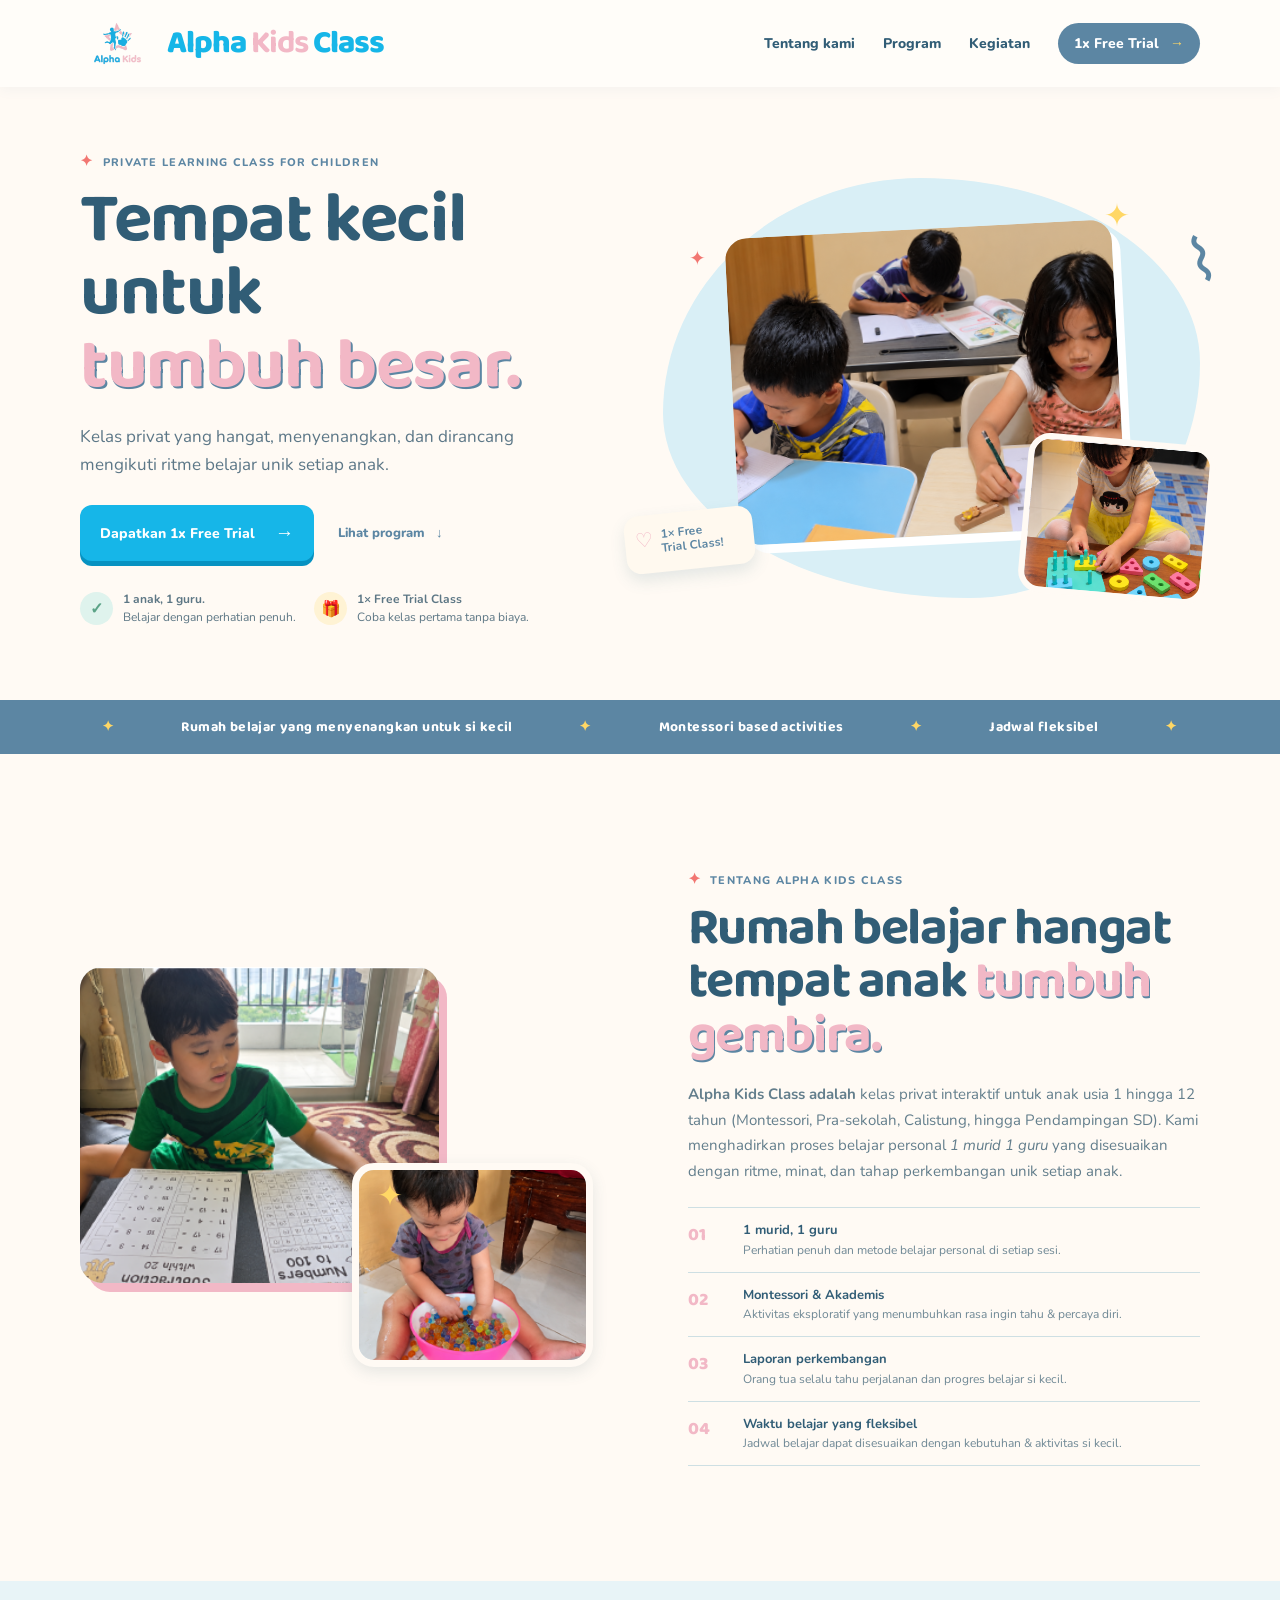
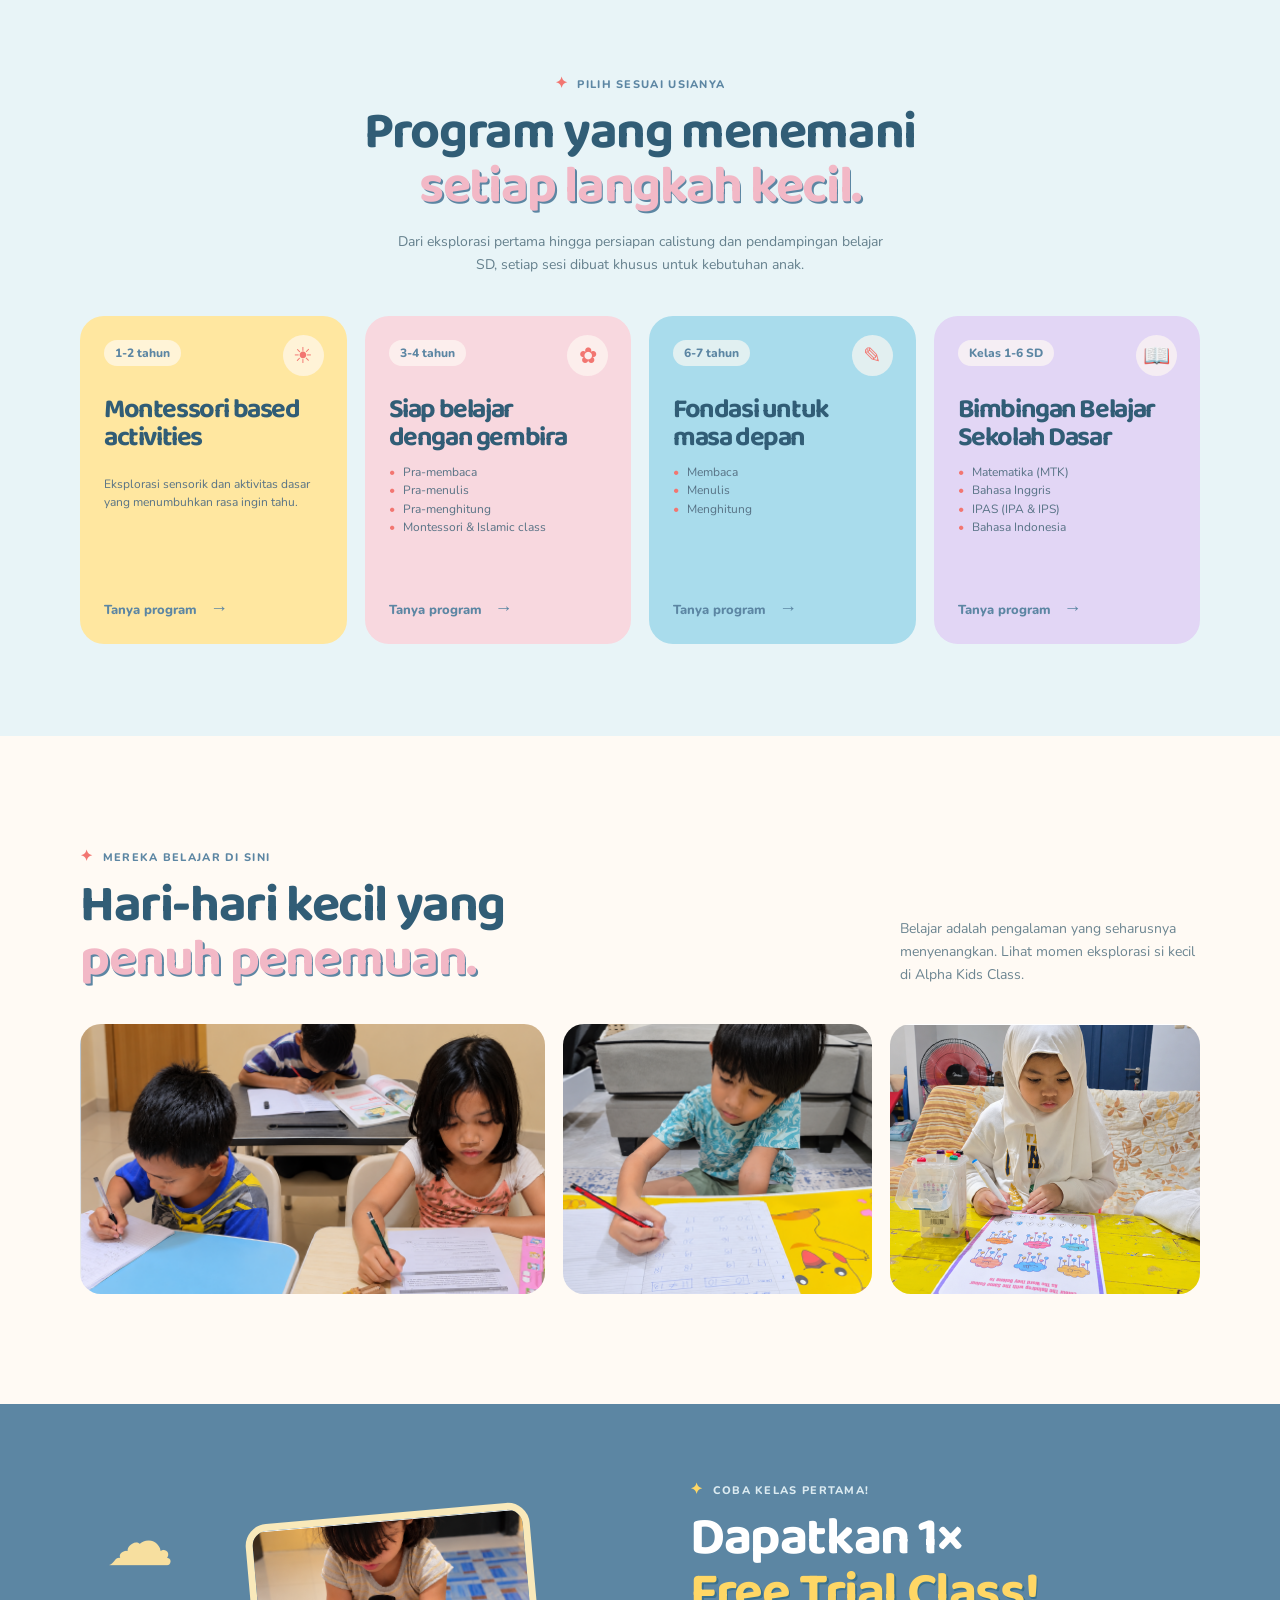
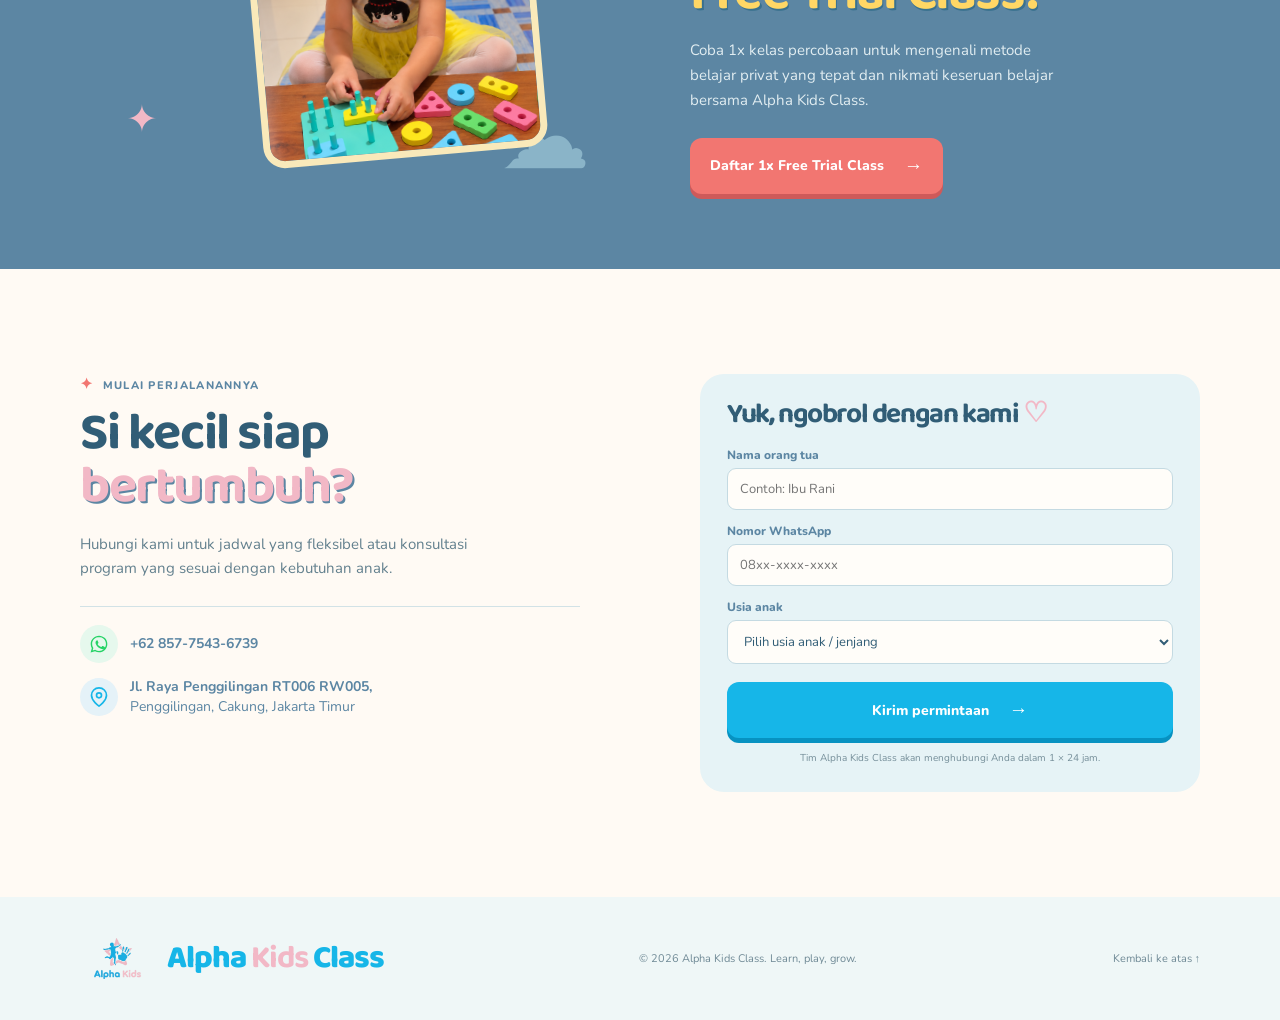
<file: index.html>
<!doctype html>
<html lang="id"><head><meta charset="UTF-8" /><meta name="viewport" content="width=device-width, initial-scale=1.0" /><meta name="google-site-verification" content="7juiKOiGaPTLjrwlqfBZYaIwTGjMMZ_O3GgE0B_0HEM" /><meta name="description" content="Alpha Kids Class - Kelas privat interaktif Montessori, pra-sekolah, calistung, hingga bimbingan belajar SD di Penggilingan, Cakung, Jakarta Timur." /><title>Alpha Kids Class | Private Learning Class for Children</title><link rel="preconnect" href="https://fonts.googleapis.com" /><link rel="preconnect" href="https://fonts.gstatic.com" crossorigin /><link href="https://fonts.googleapis.com/css2?family=Baloo+2:wght@500;600;700;800&family=Nunito:wght@400;600;700;800&display=swap" rel="stylesheet" /><link rel="stylesheet" href="styles.css" /></head>
<body><header class="site-header"><nav class="nav container" aria-label="Navigasi utama"><a class="logo" href="#beranda" aria-label="Alpha Kids Class beranda"><img src="assets/logo.png" alt="Alpha Kids Class Logo" class="logo-img" /><span class="logo-text">Alpha <b>Kids</b> <span class="logo-class">Class</span></span></a><button class="menu-button" aria-label="Buka menu" aria-expanded="false">☰</button><div class="nav-links"><a href="#tentang">Tentang kami</a><a href="#program">Program</a><a href="#galeri">Kegiatan</a><a class="nav-cta" href="#hubungi">1x Free Trial <span>→</span></a></div></nav></header>
<main id="beranda"><section class="hero container"><div class="hero-copy"><p class="kicker"><span>✦</span> PRIVATE LEARNING CLASS FOR CHILDREN</p><h1>Tempat kecil untuk<br /><em>tumbuh besar.</em></h1><p class="hero-text">Kelas privat yang hangat, menyenangkan, dan dirancang mengikuti ritme belajar unik setiap anak.</p><div class="hero-actions"><a class="button primary" href="#hubungi">Dapatkan 1x Free Trial <span>→</span></a><a class="text-link" href="#program">Lihat program <span>↓</span></a></div><div style="display:flex;gap:18px;flex-wrap:wrap;margin-top:30px"><div class="hero-note" style="margin-top:0"><span class="circle-check">✓</span><p><b>1 anak, 1 guru.</b><br />Belajar dengan perhatian penuh.</p></div><div class="hero-note" style="margin-top:0"><span class="circle-check" style="background:#fff3d4;color:#d99000">🎁</span><p><b>1× Free Trial Class</b><br />Coba kelas pertama tanpa biaya.</p></div></div></div><div class="hero-images"><div class="star star-a">✦</div><div class="star star-b">✦</div><div class="scribble">⌇</div><div class="photo photo-main"><img src="assets/photos/kelas-alpha.png" alt="Anak-anak belajar bersama di Alpha Kids" /></div><div class="photo photo-small"><img src="assets/photos/montessori-balok.png" alt="Anak bermain alat belajar Montessori" /></div><div class="hero-badge"><span>♡</span><b>1× Free<br />Trial Class!</b></div></div></section>
<section class="welcome-strip"><div class="container"><span>✦</span> Rumah belajar yang menyenangkan untuk si kecil <span>✦</span> Montessori based activities <span>✦</span> Jadwal fleksibel <span>✦</span></div></section>
<section class="about container" id="tentang"><div class="about-photos"><div class="photo about-left"><img src="assets/photos/anak-belajar-1.png" alt="Anak belajar berhitung" /></div><div class="photo about-right"><img src="assets/photos/montessori-sensori.png" alt="Anak melakukan aktivitas sensori" /></div><span class="mini-star">✦</span></div><div class="about-copy"><p class="kicker"><span>✦</span> TENTANG ALPHA KIDS CLASS</p><h2>Rumah belajar hangat tempat anak <em>tumbuh gembira.</em></h2><p><b>Alpha Kids Class adalah</b> kelas privat interaktif untuk anak usia 1 hingga 12 tahun (Montessori, Pra-sekolah, Calistung, hingga Pendampingan SD). Kami menghadirkan proses belajar personal <i>1 murid 1 guru</i> yang disesuaikan dengan ritme, minat, dan tahap perkembangan unik setiap anak.</p><div class="reasons"><div><span>01</span><p><b>1 murid, 1 guru</b>Perhatian penuh dan metode belajar personal di setiap sesi.</p></div><div><span>02</span><p><b>Montessori & Akademis</b>Aktivitas eksploratif yang menumbuhkan rasa ingin tahu & percaya diri.</p></div><div><span>03</span><p><b>Laporan perkembangan</b>Orang tua selalu tahu perjalanan dan progres belajar si kecil.</p></div><div><span>04</span><p><b>Waktu belajar yang fleksibel</b>Jadwal belajar dapat disesuaikan dengan kebutuhan & aktivitas si kecil.</p></div></div></div></section>
<section class="program-section" id="program"><div class="container"><div class="section-title"><p class="kicker"><span>✦</span> PILIH SESUAI USIANYA</p><h2>Program yang menemani<br /><em>setiap langkah kecil.</em></h2><p>Dari eksplorasi pertama hingga persiapan calistung dan pendampingan belajar SD, setiap sesi dibuat khusus untuk kebutuhan anak.</p></div><div class="program-grid"><article class="program-card yellow"><span class="age">1-2 tahun</span><div class="program-icon">☀</div><h3>Montessori based<br />activities</h3><p>Eksplorasi sensorik dan aktivitas dasar yang menumbuhkan rasa ingin tahu.</p><a href="#hubungi">Tanya program <span>→</span></a></article><article class="program-card pink"><span class="age">3-4 tahun</span><div class="program-icon">✿</div><h3>Siap belajar<br />dengan gembira</h3><ul><li>Pra-membaca</li><li>Pra-menulis</li><li>Pra-menghitung</li><li>Montessori & Islamic class</li></ul><a href="#hubungi">Tanya program <span>→</span></a></article><article class="program-card blue"><span class="age">6-7 tahun</span><div class="program-icon">✎</div><h3>Fondasi untuk<br />masa depan</h3><ul><li>Membaca</li><li>Menulis</li><li>Menghitung</li></ul><a href="#hubungi">Tanya program <span>→</span></a></article><article class="program-card purple"><span class="age">Kelas 1-6 SD</span><div class="program-icon">📖</div><h3>Bimbingan Belajar<br />Sekolah Dasar</h3><ul><li>Matematika (MTK)</li><li>Bahasa Inggris</li><li>IPAS (IPA & IPS)</li><li>Bahasa Indonesia</li></ul><a href="#hubungi">Tanya program <span>→</span></a></article></div></div></section>
<section class="gallery container" id="galeri"><div class="gallery-head"><div><p class="kicker"><span>✦</span> MEREKA BELAJAR DI SINI</p><h2>Hari-hari kecil yang<br /><em>penuh penemuan.</em></h2></div><p>Belajar adalah pengalaman yang seharusnya menyenangkan. Lihat momen eksplorasi si kecil di Alpha Kids Class.</p></div><div class="gallery-grid"><div class="photo gallery-wide"><img src="assets/photos/kelas-alpha.png" alt="Kelas belajar Alpha Kids Class" /></div><div class="photo"><img src="assets/photos/anak-belajar-2.png" alt="Anak menulis" /></div><div class="photo"><img src="assets/photos/anak-belajar-3.png" alt="Anak belajar di meja" /></div></div></section>
<section class="trial"><div class="container trial-layout"><div class="trial-art"><span class="cloud cloud-one">☁</span><span class="cloud cloud-two">☁</span><span class="trial-star">✦</span><div class="photo trial-photo"><img src="assets/photos/montessori-balok.png" alt="Aktivitas bermain Montessori" /></div></div><div><p class="kicker light"><span>✦</span> COBA KELAS PERTAMA!</p><h2>Dapatkan 1×<br /><em>Free Trial Class!</em></h2><p>Coba 1x kelas percobaan untuk mengenali metode belajar privat yang tepat dan nikmati keseruan belajar bersama Alpha Kids Class.</p><a class="button coral" href="#hubungi">Daftar 1x Free Trial Class <span>→</span></a></div></div></section>
<section class="contact container" id="hubungi"><div class="contact-copy"><p class="kicker"><span>✦</span> MULAI PERJALANANNYA</p><h2>Si kecil siap<br /><em>bertumbuh?</em></h2><p>Hubungi kami untuk jadwal yang fleksibel atau konsultasi program yang sesuai dengan kebutuhan anak.</p><div class="contact-details"><a href="https://wa.me/6285775436739?text=Halo%20Tim%20Alpha%20Kids%20Class!%20Saya%20mau%20tanya%2C%20apakah%20masih%20ada%20slot%20untuk%20Free%20Trial%20Class-nya%3F%20Terima%20kasih!" target="_blank" rel="noreferrer"><span class="icon-badge wa"><svg width="20" height="20" viewBox="0 0 24 24" fill="currentColor"><path d="M12.012 2c-5.506 0-9.989 4.478-9.99 9.984 0 1.764.459 3.487 1.332 5.006l-1.414 5.163 5.284-1.387c1.463.799 3.11 1.22 4.786 1.221h.004c5.506 0 9.989-4.478 9.99-9.985 0-2.668-1.039-5.176-2.926-7.062-1.887-1.886-4.394-2.925-7.066-2.925zm.003 1.666c4.586 0 8.324 3.737 8.325 8.322 0 4.586-3.738 8.324-8.325 8.324h-.003c-1.48 0-2.932-.397-4.202-1.15l-.301-.179-3.124.819.834-3.045-.196-.312c-.827-1.316-1.264-2.839-1.264-4.408 0-4.584 3.738-8.321 8.322-8.321zm-2.483 4.22c-.183 0-.482.069-.734.344-.252.274-.962.939-.962 2.29 0 1.35.984 2.656 1.121 2.84.137.183 1.936 2.956 4.69 4.146.655.283 1.166.452 1.564.579.658.209 1.257.179 1.73.109.527-.079 1.624-.664 1.853-1.305.229-.641.229-1.19.16-1.305-.068-.114-.251-.183-.534-.325-.283-.142-1.674-.826-1.933-.92-.259-.095-.448-.142-.637.142-.189.284-.733.92-.9 1.103-.167.183-.334.206-.617.064-.283-.142-1.196-.441-2.279-1.407-.843-.751-1.413-1.679-1.579-1.963-.166-.284-.018-.438.124-.579.128-.127.284-.33.426-.495.142-.165.189-.284.283-.473.095-.189.048-.354-.024-.495-.071-.142-.637-1.536-.873-2.103-.229-.553-.462-.478-.636-.487l-.542-.01z"/></svg></span><b>+62 857-7543-6739</b></a><p><span class="icon-badge loc"><svg width="20" height="20" viewBox="0 0 24 24" fill="none" stroke="currentColor" stroke-width="2" stroke-linecap="round" stroke-linejoin="round"><path d="M21 10c0 7-9 13-9 13s-9-6-9-13a9 9 0 0 1 18 0z"></path><circle cx="12" cy="10" r="3"></circle></svg></span><span><b>Jl. Raya Penggilingan RT006 RW005,</b><br />Penggilingan, Cakung, Jakarta Timur</span></p></div></div><form class="contact-form"><h3>Yuk, ngobrol dengan kami <span>♡</span></h3><label>Nama orang tua<input required placeholder="Contoh: Ibu Rani" /></label><label>Nomor WhatsApp<input required type="tel" placeholder="08xx-xxxx-xxxx" /></label><label>Usia anak<select required><option value="" selected disabled>Pilih usia anak / jenjang</option><option>1-2 tahun</option><option>3-4 tahun</option><option>6-7 tahun</option><option>Kelas 1-6 SD</option></select></label><button class="button primary" type="submit">Kirim permintaan <span>→</span></button><small>Tim Alpha Kids Class akan menghubungi Anda dalam 1 × 24 jam.</small></form></section></main>
<footer><div class="container footer-inner"><a class="logo" href="#beranda" aria-label="Alpha Kids Class beranda"><img src="assets/logo.png" alt="Alpha Kids Class Logo" class="logo-img" /><span class="logo-text">Alpha <b>Kids</b> <span class="logo-class">Class</span></span></a><p>© 2026 Alpha Kids Class. Learn, play, grow.</p><a href="#beranda">Kembali ke atas ↑</a></div></footer><div class="toast" role="status">Terima kasih! Tim Alpha Kids Class akan segera menghubungi Anda. ✦</div><script src="script.js"></script></body></html>
</file>
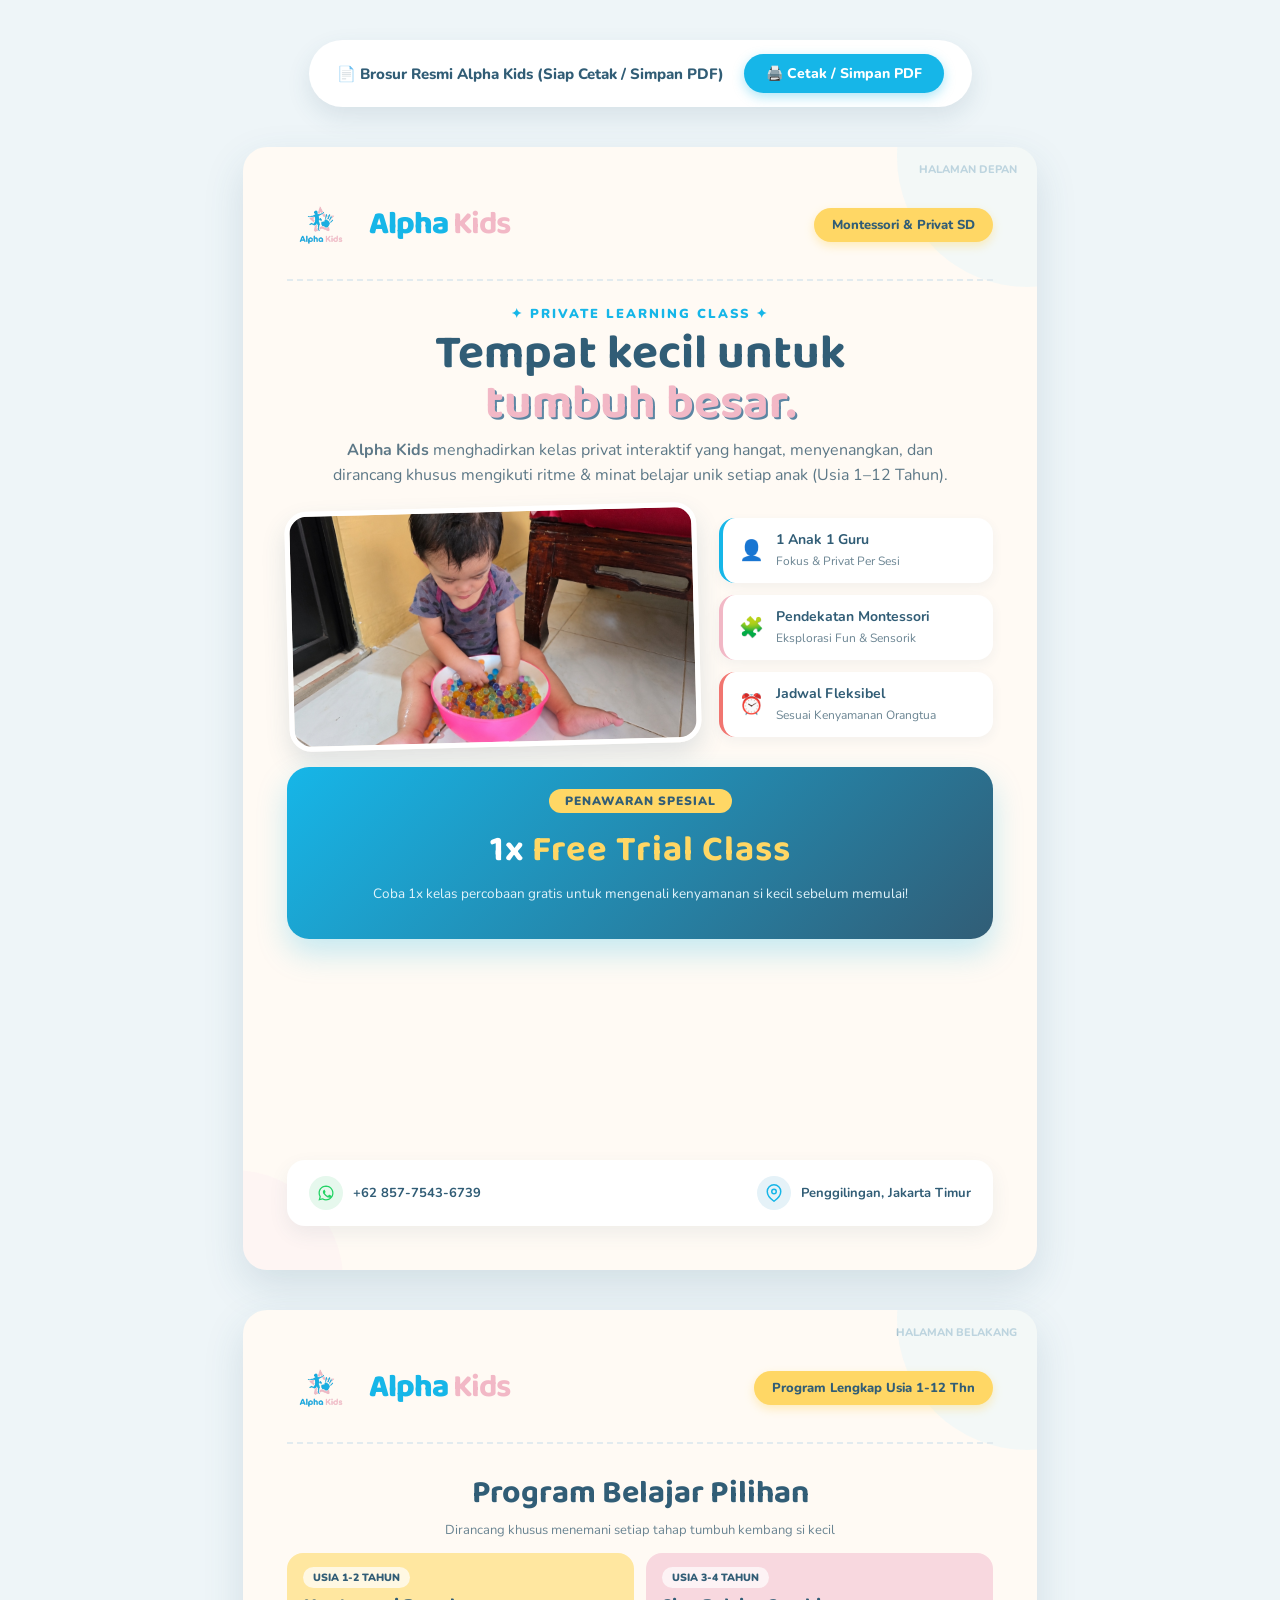
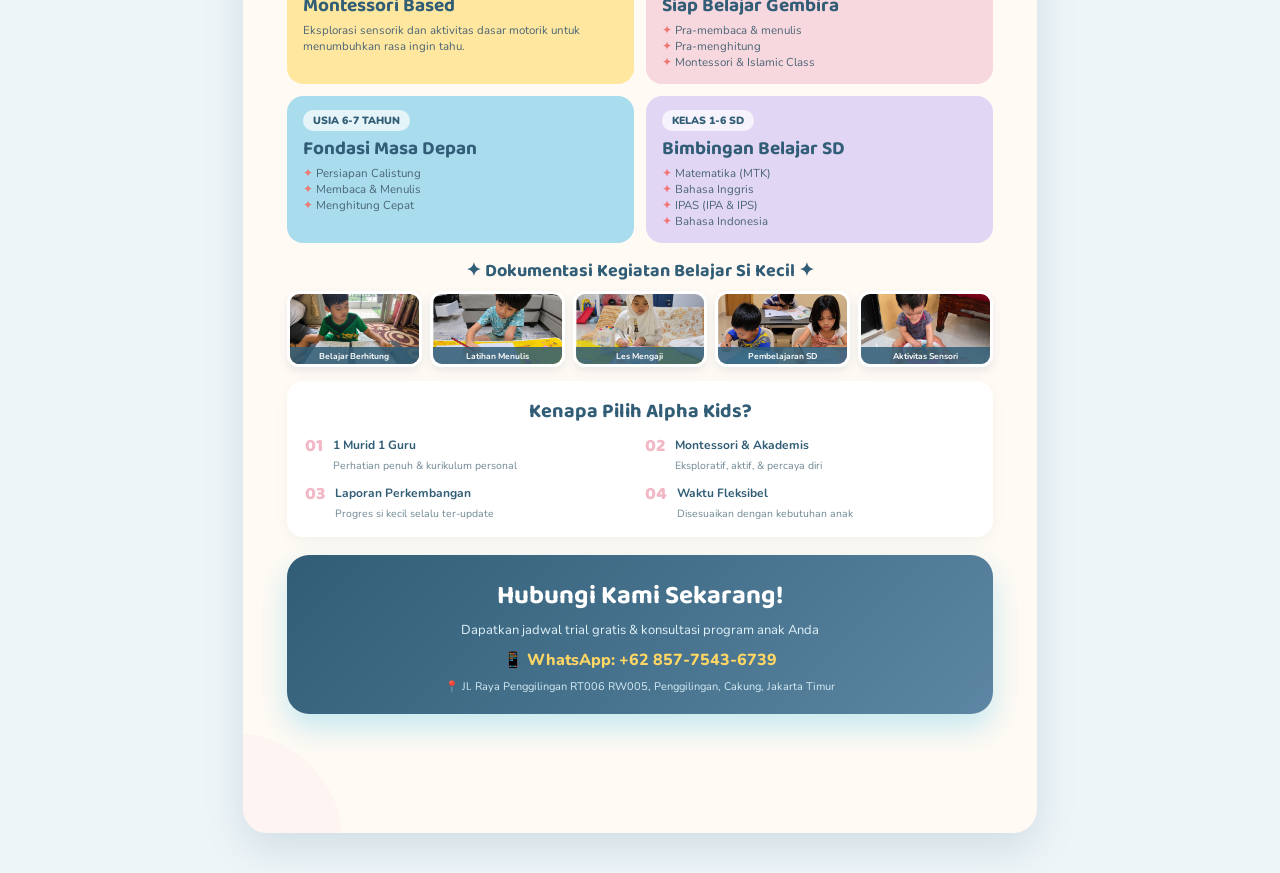
<file: brosur.html>
<!doctype html>
<html lang="id">
<head>
  <meta charset="UTF-8" />
  <meta name="viewport" content="width=device-width, initial-scale=1.0" />
  <title>Brosur Resmi Alpha Kids - Printable Flyer</title>
  <link rel="preconnect" href="https://fonts.googleapis.com" />
  <link rel="preconnect" href="https://fonts.gstatic.com" crossorigin />
  <link href="https://fonts.googleapis.com/css2?family=Baloo+2:wght@500;600;700;800&family=Nunito:wght@400;600;700;800;900&display=swap" rel="stylesheet" />
  <style>
    :root {
      --sky: #16b6e8;
      --pink: #f2b8c6;
      --cream: #fffaf4;
      --yellow: #ffd765;
      --coral: #f27671;
      --ink: #315d76;
      --blue: #5c86a3;
      --purple: #e2d6f5;
    }
    
    * {
      box-sizing: border-box;
    }
    
    body {
      margin: 0;
      padding: 40px 20px;
      background: #eef5f8;
      font-family: 'Nunito', sans-serif;
      color: var(--ink);
      display: flex;
      flex-direction: column;
      align-items: center;
      gap: 40px;
    }
    
    /* Control Toolbar for Printing */
    .toolbar {
      background: #ffffff;
      padding: 14px 28px;
      border-radius: 99px;
      box-shadow: 0 10px 25px rgba(49, 93, 118, 0.12);
      display: flex;
      align-items: center;
      gap: 20px;
      z-index: 100;
    }
    
    .toolbar p {
      margin: 0;
      font-weight: 800;
      font-size: 15px;
      color: var(--ink);
    }
    
    .btn-print {
      background: var(--sky);
      color: #fff;
      border: 0;
      padding: 10px 22px;
      border-radius: 99px;
      font: 800 14px 'Nunito', sans-serif;
      cursor: pointer;
      box-shadow: 0 4px 12px rgba(22, 182, 232, 0.35);
      transition: transform 0.2s, background 0.2s;
    }
    
    .btn-print:hover {
      transform: translateY(-2px);
      background: #0ea2d1;
    }
    
    /* A4 Page Container (210mm x 297mm ratio) */
    .brochure-page {
      width: 794px; /* A4 width @ 96DPI */
      min-height: 1123px; /* A4 height @ 96DPI */
      background: var(--cream);
      border-radius: 24px;
      box-shadow: 0 16px 40px rgba(49, 93, 118, 0.15);
      padding: 44px;
      position: relative;
      overflow: hidden;
      display: flex;
      flex-direction: column;
      justify-content: space-between;
    }
    
    /* Decorative Background Shapes */
    .bg-blob-1 {
      position: absolute;
      top: -120px;
      right: -120px;
      width: 260px;
      height: 260px;
      background: #e1f4fa;
      border-radius: 50%;
      z-index: 0;
      pointer-events: none;
      opacity: 0.4;
    }
    
    .bg-blob-2 {
      position: absolute;
      bottom: -120px;
      left: -120px;
      width: 220px;
      height: 220px;
      background: #fdebf0;
      border-radius: 50%;
      z-index: 0;
      pointer-events: none;
      opacity: 0.35;
    }
    
    .brochure-content {
      position: relative;
      z-index: 2;
    }
    
    /* Header Section */
    .brochure-header {
      display: flex;
      align-items: center;
      justify-content: space-between;
      border-bottom: 2px dashed #e2ebef;
      padding-bottom: 20px;
      margin-bottom: 24px;
    }
    
    .logo-container {
      display: flex;
      align-items: center;
      gap: 14px;
    }
    
    .logo-img {
      height: 68px;
      width: auto;
      object-fit: contain;
    }
    
    .logo-text {
      font: 800 32px/1 'Baloo 2', cursive;
      color: var(--sky);
      letter-spacing: -1px;
    }
    
    .logo-text b {
      color: var(--pink);
    }
    
    .header-badge {
      background: var(--yellow);
      color: var(--ink);
      padding: 8px 18px;
      border-radius: 99px;
      font-weight: 800;
      font-size: 13px;
      box-shadow: 0 4px 10px rgba(255, 215, 101, 0.4);
    }
    
    /* Hero Title Banner */
    .hero-title-box {
      text-align: center;
      margin: 10px 0 20px;
    }
    
    .hero-kicker {
      color: var(--sky);
      font-weight: 900;
      font-size: 13px;
      letter-spacing: 2px;
      text-transform: uppercase;
      margin-bottom: 6px;
    }
    
    .hero-title-box h1 {
      font-family: 'Baloo 2', cursive;
      font-size: 48px;
      line-height: 1.05;
      margin: 0 0 8px;
      color: var(--ink);
    }
    
    .hero-title-box h1 em {
      font-style: normal;
      color: var(--pink);
      text-shadow: 2px 2px 0 var(--blue);
    }
    
    .hero-subtitle {
      font-size: 16px;
      line-height: 1.55;
      color: #5d7887;
      max-width: 600px;
      margin: 0 auto;
    }
    
    /* Center Photo Showcase */
    .photo-showcase {
      display: grid;
      grid-template-columns: 1.2fr 0.8fr;
      gap: 20px;
      align-items: center;
      margin: 20px 0;
    }
    
    .photo-card-main {
      position: relative;
      border-radius: 22px;
      overflow: hidden;
      height: 240px;
      box-shadow: 0 12px 25px rgba(49, 93, 118, 0.15);
      border: 5px solid #ffffff;
      transform: rotate(-1.5deg);
    }
    
    .photo-card-main img {
      width: 100%;
      height: 100%;
      object-fit: cover;
    }
    
    .feature-bullets {
      display: flex;
      flex-direction: column;
      gap: 12px;
    }
    
    .feature-item {
      background: #ffffff;
      padding: 12px 16px;
      border-radius: 16px;
      display: flex;
      align-items: center;
      gap: 12px;
      box-shadow: 0 4px 12px rgba(49, 93, 118, 0.06);
      border-left: 4px solid var(--sky);
    }
    
    .feature-item.pink-border {
      border-left-color: var(--pink);
    }
    
    .feature-item.coral-border {
      border-left-color: var(--coral);
    }
    
    .feature-icon {
      font-size: 20px;
    }
    
    .feature-text b {
      display: block;
      font-size: 14px;
      color: var(--ink);
    }
    
    .feature-text span {
      font-size: 12px;
      color: #6a8492;
    }
    
    /* Promo Banner Box */
    .promo-card-box {
      background: linear-gradient(135deg, #16b6e8, #315d76);
      border-radius: 22px;
      padding: 22px 26px;
      color: #ffffff;
      text-align: center;
      position: relative;
      overflow: hidden;
      box-shadow: 0 14px 30px rgba(22, 182, 232, 0.25);
      margin: 18px 0;
    }
    
    .promo-tag {
      display: inline-block;
      background: var(--yellow);
      color: var(--ink);
      font-weight: 900;
      font-size: 12px;
      padding: 4px 16px;
      border-radius: 99px;
      letter-spacing: 1px;
      margin-bottom: 8px;
    }
    
    .promo-card-box h2 {
      font-family: 'Baloo 2', cursive;
      font-size: 36px;
      margin: 0;
      color: #ffffff;
      letter-spacing: 1px;
    }
    
    .promo-card-box h2 span {
      color: var(--yellow);
    }
    
    .promo-desc {
      font-size: 13.5px;
      margin-top: 5px;
      color: #e1f3fa;
    }
    
    /* Footer Action Bar */
    .brochure-footer {
      background: #ffffff;
      border-radius: 18px;
      padding: 16px 22px;
      display: flex;
      align-items: center;
      justify-content: space-between;
      box-shadow: 0 8px 20px rgba(49, 93, 118, 0.08);
      margin-top: auto;
      position: relative;
      z-index: 10;
    }
    
    .footer-contact-item {
      display: flex;
      align-items: center;
      gap: 10px;
      font-size: 13px;
      color: var(--ink);
      font-weight: 700;
    }
    
    .footer-icon-badge {
      width: 34px;
      height: 34px;
      border-radius: 50%;
      display: grid;
      place-items: center;
      flex-shrink: 0;
    }
    
    .footer-icon-badge.wa { background: #e6f8ed; color: #25d366; }
    .footer-icon-badge.ig { background: #fdebf3; color: #e1306c; }
    .footer-icon-badge.loc { background: #e5f2f8; color: var(--sky); }
    
    /* Page 2: Programs Grid */
    .section-heading {
      text-align: center;
      margin-bottom: 14px;
    }
    
    .section-heading h2 {
      font-family: 'Baloo 2', cursive;
      font-size: 32px;
      margin: 0;
      color: var(--ink);
    }
    
    .section-heading p {
      font-size: 13px;
      color: #6a8492;
      margin: 2px 0 0;
    }
    
    .programs-2x2-grid {
      display: grid;
      grid-template-columns: 1fr 1fr;
      gap: 12px;
      margin-bottom: 14px;
    }
    
    .program-card-item {
      border-radius: 16px;
      padding: 14px 16px;
      display: flex;
      flex-direction: column;
      position: relative;
    }
    
    .program-card-item.yellow { background: #ffe7a0; }
    .program-card-item.pink { background: #f8d8df; }
    .program-card-item.blue { background: #a9dcec; }
    .program-card-item.purple { background: #e2d6f5; }
    
    .badge-age {
      align-self: flex-start;
      background: rgba(255, 255, 255, 0.7);
      padding: 3px 10px;
      border-radius: 99px;
      font-size: 10.5px;
      font-weight: 900;
      color: var(--ink);
    }
    
    .program-card-item h3 {
      font-family: 'Baloo 2', cursive;
      font-size: 19px;
      margin: 8px 0 4px;
      color: var(--ink);
      line-height: 1.15;
    }
    
    .program-card-item p, .program-card-item ul {
      font-size: 11.5px;
      line-height: 1.4;
      color: #4a6575;
      margin: 0;
      padding-left: 0;
      list-style: none;
    }
    
    .program-card-item li:before {
      content: '✦ ';
      color: var(--coral);
    }
    
    /* Why Choose Section */
    .why-us-box {
      background: #ffffff;
      border-radius: 16px;
      padding: 14px 18px;
      box-shadow: 0 4px 14px rgba(49, 93, 118, 0.05);
      margin-bottom: 14px;
    }
    
    .why-us-box h3 {
      font-family: 'Baloo 2', cursive;
      font-size: 20px;
      margin: 0 0 10px;
      color: var(--ink);
      text-align: center;
    }
    
    .why-grid {
      display: grid;
      grid-template-columns: 1fr 1fr;
      gap: 10px;
    }
    
    .why-item {
      display: flex;
      align-items: flex-start;
      gap: 10px;
    }
    
    .why-num {
      font-family: 'Baloo 2', cursive;
      font-size: 18px;
      font-weight: 800;
      color: var(--pink);
      line-height: 1;
    }
    
    .why-desc b {
      display: block;
      font-size: 12px;
      color: var(--ink);
    }
    
    .why-desc span {
      font-size: 10.5px;
      color: #6e8794;
    }
    
    /* Documentation Photo Gallery Grid on Page 2 */
    .gallery-box {
      margin-bottom: 14px;
    }
    
    .gallery-box h3 {
      font-family: 'Baloo 2', cursive;
      font-size: 18px;
      margin: 0 0 6px;
      color: var(--ink);
      text-align: center;
    }
    
    .gallery-grid-4, .gallery-grid-5 {
      display: grid;
      grid-template-columns: repeat(4, 1fr);
      gap: 10px;
    }

    .gallery-grid-5 {
      grid-template-columns: repeat(5, 1fr);
      gap: 8px;
    }
    
    .gallery-thumb {
      height: 76px;
      border-radius: 12px;
      overflow: hidden;
      border: 3px solid #ffffff;
      box-shadow: 0 4px 10px rgba(49, 93, 118, 0.1);
      position: relative;
    }
    
    .gallery-thumb img {
      width: 100%;
      height: 100%;
      object-fit: cover;
    }
    
    .gallery-thumb-caption {
      position: absolute;
      bottom: 0;
      left: 0;
      right: 0;
      background: rgba(49, 93, 118, 0.85);
      color: #fff;
      font-size: 8.5px;
      font-weight: 700;
      text-align: center;
      padding: 2.5px 2px;
      white-space: nowrap;
      overflow: hidden;
      text-overflow: ellipsis;
    }
    
    .page-indicator {
      position: absolute;
      top: 15px;
      right: 20px;
      font-size: 11px;
      font-weight: 800;
      color: #a4becc;
    }
    
    /* Print Styles */
    @media print {
      @page {
        size: A4 portrait;
        margin: 0;
      }
      html, body {
        width: 210mm;
        height: 297mm;
        margin: 0;
        padding: 0;
        background: #ffffff;
        -webkit-print-color-adjust: exact !important;
        print-color-adjust: exact !important;
      }
      .toolbar {
        display: none !important;
      }
      .page-indicator {
        display: none !important;
      }
      .brochure-page {
        width: 210mm !important;
        height: 297mm !important;
        min-height: 297mm !important;
        max-height: 297mm !important;
        box-shadow: none !important;
        border-radius: 0 !important;
        page-break-after: always !important;
        break-after: page !important;
        page-break-inside: avoid !important;
        break-inside: avoid !important;
        padding: 8mm 10mm !important;
        box-sizing: border-box !important;
        overflow: hidden !important;
      }
    }
  </style>
</head>
<body>

  <!-- Top Action Toolbar -->
  <div class="toolbar">
    <p>📄 Brosur Resmi Alpha Kids (Siap Cetak / Simpan PDF)</p>
    <button class="btn-print" onclick="window.print()">🖨️ Cetak / Simpan PDF</button>
  </div>

  <!-- PAGE 1: HALAMAN DEPAN (FRONT) -->
  <div class="brochure-page">
    <span class="page-indicator">HALAMAN DEPAN</span>
    <div class="bg-blob-1"></div>
    <div class="bg-blob-2"></div>
    
    <div class="brochure-content">
      <!-- Header with Official Logo -->
      <div class="brochure-header">
        <div class="logo-container">
          <img src="assets/logo.png" alt="Alpha Kids Logo" class="logo-img" />
          <span class="logo-text">Alpha <b>Kids</b></span>
        </div>
        <span class="header-badge">Montessori & Privat SD</span>
      </div>
      
      <!-- Main Hero Title -->
      <div class="hero-title-box" style="margin: 10px 0 20px;">
        <div class="hero-kicker">✦ PRIVATE LEARNING CLASS ✦</div>
        <h1 style="font-size: 48px;">Tempat kecil untuk<br /><em>tumbuh besar.</em></h1>
        <p class="hero-subtitle" style="font-size: 16px; max-width: 640px;"><b>Alpha Kids</b> menghadirkan kelas privat interaktif yang hangat, menyenangkan, dan dirancang khusus mengikuti ritme & minat belajar unik setiap anak (Usia 1–12 Tahun).</p>
      </div>
      
      <!-- Main Photo Showcase & Feature Bullets -->
      <div class="photo-showcase">
        <div class="photo-card-main">
          <img src="assets/photos/anak-sensori-waterbeads.png" alt="Aktivitas Sensori Belajar Alpha Kids" />
        </div>
        <div class="feature-bullets">
          <div class="feature-item">
            <span class="feature-icon">👤</span>
            <div class="feature-text">
              <b>1 Anak 1 Guru</b>
              <span>Fokus & Privat Per Sesi</span>
            </div>
          </div>
          <div class="feature-item pink-border">
            <span class="feature-icon">🧩</span>
            <div class="feature-text">
              <b>Pendekatan Montessori</b>
              <span>Eksplorasi Fun & Sensorik</span>
            </div>
          </div>
          <div class="feature-item coral-border">
            <span class="feature-icon">⏰</span>
            <div class="feature-text">
              <b>Jadwal Fleksibel</b>
              <span>Sesuai Kenyamanan Orangtua</span>
            </div>
          </div>
        </div>
      </div>
      
      <!-- Promo Offer Box -->
      <div class="promo-card-box">
        <span class="promo-tag">PENAWARAN SPESIAL</span>
        <h2>1x <span>Free Trial Class</span></h2>
        <p class="promo-desc">Coba 1x kelas percobaan gratis untuk mengenali kenyamanan si kecil sebelum memulai!</p>
      </div>
    </div>
    
    <!-- Footer Address & Contacts -->
    <div class="brochure-footer">
      <div class="footer-contact-item">
        <span class="footer-icon-badge wa">
          <svg width="18" height="18" viewBox="0 0 24 24" fill="currentColor"><path d="M12.012 2c-5.506 0-9.989 4.478-9.99 9.984 0 1.764.459 3.487 1.332 5.006l-1.414 5.163 5.284-1.387c1.463.799 3.11 1.22 4.786 1.221h.004c5.506 0 9.989-4.478 9.99-9.985 0-2.668-1.039-5.176-2.926-7.062-1.887-1.886-4.394-2.925-7.066-2.925zm.003 1.666c4.586 0 8.324 3.737 8.325 8.322 0 4.586-3.738 8.324-8.325 8.324h-.003c-1.48 0-2.932-.397-4.202-1.15l-.301-.179-3.124.819.834-3.045-.196-.312c-.827-1.316-1.264-2.839-1.264-4.408 0-4.584 3.738-8.321 8.322-8.321zm-2.483 4.22c-.183 0-.482.069-.734.344-.252.274-.962.939-.962 2.29 0 1.35.984 2.656 1.121 2.84.137.183 1.936 2.956 4.69 4.146.655.283 1.166.452 1.564.579.658.209 1.257.179 1.73.109.527-.079 1.624-.664 1.853-1.305.229-.641.229-1.19.16-1.305-.068-.114-.251-.183-.534-.325-.283-.142-1.674-.826-1.933-.92-.259-.095-.448-.142-.637.142-.189.284-.733.92-.9 1.103-.167.183-.334.206-.617.064-.283-.142-1.196-.441-2.279-1.407-.843-.751-1.413-1.679-1.579-1.963-.166-.284-.018-.438.124-.579.128-.127.284-.33.426-.495.142-.165.189-.284.283-.473.095-.189.048-.354-.024-.495-.071-.142-.637-1.536-.873-2.103-.229-.553-.462-.478-.636-.487l-.542-.01z"/></svg>
        </span>
        <span>+62 857-7543-6739</span>
      </div>
      <div class="footer-contact-item">
        <span class="footer-icon-badge loc">
          <svg width="18" height="18" viewBox="0 0 24 24" fill="none" stroke="currentColor" stroke-width="2"><path d="M21 10c0 7-9 13-9 13s-9-6-9-13a9 9 0 0 1 18 0z"></path><circle cx="12" cy="10" r="3"></circle></svg>
        </span>
        <span>Penggilingan, Jakarta Timur</span>
      </div>
    </div>
  </div>

  <!-- PAGE 2: HALAMAN BELAKANG (BACK) -->
  <div class="brochure-page">
    <span class="page-indicator">HALAMAN BELAKANG</span>
    <div class="bg-blob-1"></div>
    <div class="bg-blob-2"></div>
    
    <div class="brochure-content">
      <!-- Header -->
      <div class="brochure-header">
        <div class="logo-container">
          <img src="assets/logo.png" alt="Alpha Kids Logo" class="logo-img" />
          <span class="logo-text">Alpha <b>Kids</b></span>
        </div>
        <span class="header-badge">Program Lengkap Usia 1-12 Thn</span>
      </div>
      
      <!-- Section Title -->
      <div class="section-heading">
        <h2>Program Belajar Pilihan</h2>
        <p>Dirancang khusus menemani setiap tahap tumbuh kembang si kecil</p>
      </div>
      
      <!-- 2x2 Programs Grid -->
      <div class="programs-2x2-grid">
        <div class="program-card-item yellow">
          <span class="badge-age">USIA 1-2 TAHUN</span>
          <h3>Montessori Based</h3>
          <p>Eksplorasi sensorik dan aktivitas dasar motorik untuk menumbuhkan rasa ingin tahu.</p>
        </div>
        
        <div class="program-card-item pink">
          <span class="badge-age">USIA 3-4 TAHUN</span>
          <h3>Siap Belajar Gembira</h3>
          <ul>
            <li>Pra-membaca & menulis</li>
            <li>Pra-menghitung</li>
            <li>Montessori & Islamic Class</li>
          </ul>
        </div>
        
        <div class="program-card-item blue">
          <span class="badge-age">USIA 6-7 TAHUN</span>
          <h3>Fondasi Masa Depan</h3>
          <ul>
            <li>Persiapan Calistung</li>
            <li>Membaca & Menulis</li>
            <li>Menghitung Cepat</li>
          </ul>
        </div>
        
        <div class="program-card-item purple">
          <span class="badge-age">KELAS 1-6 SD</span>
          <h3>Bimbingan Belajar SD</h3>
          <ul>
            <li>Matematika (MTK)</li>
            <li>Bahasa Inggris</li>
            <li>IPAS (IPA & IPS)</li>
            <li>Bahasa Indonesia</li>
          </ul>
        </div>
      </div>
      
      <!-- Real Classroom Photo Documentation Gallery -->
      <div class="gallery-box">
        <h3>✦ Dokumentasi Kegiatan Belajar Si Kecil ✦</h3>
        <div class="gallery-grid-5">
          <div class="gallery-thumb">
            <img src="assets/photos/anak-belajar-1.png" alt="Anak belajar berhitung" />
            <div class="gallery-thumb-caption">Belajar Berhitung</div>
          </div>
          <div class="gallery-thumb">
            <img src="assets/photos/anak-belajar-2.png" alt="Anak menulis" />
            <div class="gallery-thumb-caption">Latihan Menulis</div>
          </div>
          <div class="gallery-thumb">
            <img src="assets/photos/anak-belajar-3.png" alt="Anak les mengaji" />
            <div class="gallery-thumb-caption">Les Mengaji</div>
          </div>
          <div class="gallery-thumb">
            <img src="assets/photos/kelas-alpha.png" alt="Pembelajaran SD" />
            <div class="gallery-thumb-caption">Pembelajaran SD</div>
          </div>
          <div class="gallery-thumb">
            <img src="assets/photos/montessori-sensori.png" alt="Aktivitas sensori" />
            <div class="gallery-thumb-caption">Aktivitas Sensori</div>
          </div>
        </div>
      </div>
      
      <!-- Why Choose Alpha Kids Grid -->
      <div class="why-us-box">
        <h3>Kenapa Pilih Alpha Kids?</h3>
        <div class="why-grid">
          <div class="why-item">
            <span class="why-num">01</span>
            <div class="why-desc">
              <b>1 Murid 1 Guru</b>
              <span>Perhatian penuh & kurikulum personal</span>
            </div>
          </div>
          <div class="why-item">
            <span class="why-num">02</span>
            <div class="why-desc">
              <b>Montessori & Akademis</b>
              <span>Eksploratif, aktif, & percaya diri</span>
            </div>
          </div>
          <div class="why-item">
            <span class="why-num">03</span>
            <div class="why-desc">
              <b>Laporan Perkembangan</b>
              <span>Progres si kecil selalu ter-update</span>
            </div>
          </div>
          <div class="why-item">
            <span class="why-num">04</span>
            <div class="why-desc">
              <b>Waktu Fleksibel</b>
              <span>Disesuaikan dengan kebutuhan anak</span>
            </div>
          </div>
        </div>
      </div>
      
      <!-- Contact & Action Box -->
      <div class="promo-card-box" style="background: linear-gradient(135deg, #315d76, #5c86a3); padding: 20px;">
        <h3 style="font-family:'Baloo 2',cursive; font-size:26px; margin:0 0 4px; color:#fff;">Hubungi Kami Sekarang!</h3>
        <p style="margin:0 0 10px; font-size:13px; color:#e1f3fa;">Dapatkan jadwal trial gratis & konsultasi program anak Anda</p>
        <div style="font-size:16px; font-weight:800; color:var(--yellow);">
          📱 WhatsApp: +62 857-7543-6739
        </div>
        <div style="font-size:11px; margin-top:8px; color:#d6ecf5;">
          📍 Jl. Raya Penggilingan RT006 RW005, Penggilingan, Cakung, Jakarta Timur
        </div>
      </div>
    </div>
  </div>

</body>
</html>
</file>
<file: styles.css>
:root{--blue:#5c86a3;--sky:#16b6e8;--pink:#f2b8c6;--cream:#fffaf4;--yellow:#ffd765;--coral:#f27671;--ink:#315d76}*{box-sizing:border-box}html{scroll-behavior:smooth}body{margin:0;background:var(--cream);font-family:Nunito,sans-serif;color:var(--ink)}.container{width:min(1120px,calc(100% - 48px));margin:auto}.site-header{background:#fffdf9;padding:6px 0;position:sticky;top:0;z-index:20;box-shadow:0 2px 12px #5c86a312}.nav{display:flex;align-items:center;justify-content:space-between}.logo{display:flex;align-items:center;gap:12px;text-decoration:none}.logo-img{height:75px;width:auto;display:block;object-fit:contain}.logo-text{font:800 32px/1 'Baloo 2',cursive;letter-spacing:-1px;color:var(--sky)}.logo-text b{color:var(--pink)}.nav-links{display:flex;align-items:center;gap:28px}.nav-links a{color:var(--ink);font-size:14px;font-weight:800;text-decoration:none}.nav-links .nav-cta{color:#fff;background:var(--blue);padding:11px 16px;border-radius:99px}.nav-cta span{color:var(--yellow);margin-left:7px}.menu-button{display:none;border:0;background:transparent;color:var(--blue);font-size:23px}.hero{min-height:580px;display:grid;grid-template-columns:1fr 1fr;align-items:center;gap:45px;padding:64px 0 74px}.kicker{margin:0 0 13px;color:var(--blue);font-size:11px;font-weight:800;letter-spacing:1.3px}.kicker span{color:var(--coral);font-size:15px;margin-right:4px}h1,h2,h3{font-family:'Baloo 2',cursive;margin:0;letter-spacing:-1.4px;line-height:1.03}h1{font-size:clamp(49px,6vw,71px)}h2{font-size:clamp(36px,4.4vw,52px)}em{font-style:normal;color:var(--pink);text-shadow:1.5px 1.5px 0 var(--blue)}.hero-text{max-width:450px;font-size:17px;line-height:1.65;color:#5c7787;margin:20px 0 26px}.hero-actions{display:flex;gap:24px;align-items:center}.button{border:0;font:800 14px Nunito;display:inline-flex;align-items:center;justify-content:center;gap:20px;text-decoration:none;cursor:pointer}.button.primary{padding:15px 20px;border-radius:12px;background:var(--sky);color:#fff;box-shadow:0 5px 0 #0792c1}.button span{font-size:19px}.text-link{font-size:13px;font-weight:800;text-decoration:none;color:var(--blue)}.text-link span{margin-left:7px}.hero-note{display:flex;align-items:center;gap:10px;margin-top:37px}.hero-note p{font-size:12px;line-height:1.42;margin:0;color:#5d7785}.circle-check{display:grid;place-items:center;width:33px;height:33px;border-radius:50%;background:#dff3ed;color:#5ba387;font-weight:800}.hero-images{height:420px;position:relative;background:#d9eff6;border-radius:48% 52% 43% 57%/56% 44% 56% 44%;overflow:visible}.photo{overflow:hidden;border-radius:22px;background:#dce9ee}.photo img{width:100%;height:100%;display:block;object-fit:cover}.photo-main{position:absolute;width:72%;height:73%;left:13%;top:12%;transform:rotate(-3deg);box-shadow:8px 9px 0 #fff}.photo-small{position:absolute;width:35%;height:38%;right:-2%;bottom:0;border:6px solid var(--cream);transform:rotate(5deg)}.hero-badge{position:absolute;left:-7%;bottom:7%;width:129px;padding:13px 10px;border-radius:15px;background:#fff9ef;box-shadow:0 7px 15px #427a8b25;line-height:1.2;font-size:12px;color:var(--blue);transform:rotate(-6deg)}.hero-badge span{font-size:20px;color:var(--pink);float:left;margin:0 8px 8px 0}.star{position:absolute;color:var(--yellow);z-index:3}.star-a{font-size:31px;right:13%;top:4%}.star-b{font-size:20px;left:5%;top:16%;color:var(--coral)}.scribble{font-size:60px;color:var(--blue);position:absolute;right:-3%;top:10%;transform:rotate(-15deg)}.welcome-strip{background:var(--blue);color:#fff;padding:16px 0;overflow:hidden;white-space:nowrap;font:700 14px 'Baloo 2';letter-spacing:.4px}.welcome-strip div{display:flex;justify-content:space-around;gap:22px}.welcome-strip span{color:var(--yellow)}.about{display:grid;grid-template-columns:1fr 1fr;gap:95px;align-items:center;padding:115px 0}.about-photos{height:400px;position:relative}.about-left{width:70%;height:79%;position:absolute;top:0;left:0;box-shadow:8px 9px 0 var(--pink)}.about-right{width:47%;height:51%;position:absolute;right:0;bottom:0;border:7px solid var(--cream);box-shadow:0 5px 15px #3a607320}.mini-star{position:absolute;right:37%;top:52%;font-size:31px;color:var(--yellow)}.about-copy>p:not(.kicker){font-size:15px;color:#637e8c;line-height:1.7;margin:20px 0 23px}.reasons{border-top:1px solid #cedfe3}.reasons>div{display:grid;grid-template-columns:45px 1fr;gap:10px;padding:13px 0;border-bottom:1px solid #cedfe3}.reasons span{font:800 18px 'Baloo 2';color:var(--pink)}.reasons p{font-size:12px;color:#6f8895;margin:0;line-height:1.5}.reasons b{display:block;color:var(--ink);font-size:13px}.program-section{padding:92px 0;background:#e8f4f7}.section-title{text-align:center}.section-title>p:last-child{max-width:500px;margin:18px auto 40px;font-size:14px;color:#65808d;line-height:1.6}.program-grid{display:grid;grid-template-columns:repeat(4,1fr);gap:18px}.program-card{min-height:328px;border-radius:24px;padding:24px;position:relative;overflow:hidden;display:flex;flex-direction:column}.yellow{background:#ffe7a0}.pink{background:#f8d8df}.blue{background:#a9dcec}.purple{background:#e2d6f5}.age{display:inline-block;align-self:flex-start;padding:5px 11px;background:#fffaf4a8;border-radius:99px;font-size:12px;font-weight:800;color:var(--blue)}.program-icon{position:absolute;right:23px;top:19px;width:41px;height:41px;border-radius:50%;background:#fffaf4aa;display:grid;place-items:center;font-size:22px;color:var(--coral)}.program-card h3{font-size:27px;margin:30px 0 11px}.program-card p,.program-card li{font-size:12px;line-height:1.55;color:#577285}.program-card ul{padding:0;margin:0;list-style:none}.program-card li:before{content:'•';color:var(--coral);margin-right:8px}.program-card a{margin-top:auto;text-decoration:none;color:var(--blue);font-size:13px;font-weight:800}.program-card a span{margin-left:9px;font-size:18px}.gallery{padding:110px 0}.gallery-head{display:flex;justify-content:space-between;align-items:end;margin-bottom:38px}.gallery-head>p{max-width:300px;color:#6c8591;font-size:14px;line-height:1.65;margin:0}.gallery-grid{height:270px;display:grid;grid-template-columns:1.5fr 1fr 1fr;gap:18px}.gallery-grid .photo{border-radius:21px}.trial{background:var(--blue);color:#fff;padding:75px 0;overflow:hidden}.trial-layout{display:grid;grid-template-columns:1fr 1fr;align-items:center;gap:100px}.trial .kicker{color:#dcebf1}.trial .kicker span{color:var(--yellow)}.trial h2{font-size:53px}.trial em{color:var(--yellow);text-shadow:1.5px 1.5px 0 #39718e}.trial p:not(.kicker){font-size:15px;line-height:1.65;color:#e1edf1;max-width:380px;margin:17px 0 25px}.button.coral{padding:15px 20px;background:var(--coral);color:#fff;border-radius:12px;box-shadow:0 5px 0 #ce5a5a}.trial-art{height:287px;position:relative}.trial-photo{position:absolute;width:285px;height:245px;right:10%;top:20px;border:7px solid #f9e9ba;transform:rotate(-5deg)}.cloud{position:absolute;color:#f7df9f;font-size:68px}.cloud-one{left:5%;top:1%}.cloud-two{right:0;bottom:-20px;font-size:90px;color:#8ab4c8}.trial-star{position:absolute;left:9%;bottom:12%;font-size:38px;color:var(--pink)}.contact{padding:105px 0;display:grid;grid-template-columns:1fr 1fr;gap:120px}.contact-copy>p:not(.kicker){color:#63808e;line-height:1.65;font-size:15px;max-width:400px;margin:18px 0 25px}.contact-details{border-top:1px solid #d2e2e6;padding-top:18px;display:grid;gap:14px}.contact-details a,.contact-details p{display:flex;align-items:center;gap:12px;font-size:14px;color:var(--blue);text-decoration:none;margin:0;line-height:1.45}.contact-details span.icon-badge{display:grid;place-items:center;width:38px;height:38px;flex-shrink:0;border-radius:50%;background:#e5f2f3;color:var(--sky)}.contact-details span.icon-badge.wa{background:#e6f8ed;color:#25d366}.contact-details span.icon-badge.ig{background:#fdebf3;color:#e1306c}.contact-details span.icon-badge.loc{background:#e5f2f8;color:var(--sky)}.contact-form{background:#e6f3f6;border-radius:24px;padding:27px;display:grid;gap:13px;align-content:start}.contact-form h3{font-size:28px;margin-bottom:5px}.contact-form h3 span{color:var(--pink)}.contact-form label{font-size:12px;font-weight:800;color:var(--blue)}.contact-form input,.contact-form select{display:block;width:100%;margin-top:5px;padding:11px 12px;border:1px solid #c4dae2;border-radius:9px;background:#fffdf9;font:13px Nunito;color:var(--ink)}.contact-form .button{margin-top:5px}.contact-form small{text-align:center;color:#758e99;font-size:10px}footer{background:#eff7f7;padding:24px 0}.footer-inner{display:flex;align-items:center;justify-content:space-between}.footer-inner p,.footer-inner>a{font-size:11px;color:#708a96;text-decoration:none;margin:0}.toast{visibility:hidden;opacity:0;position:fixed;z-index:40;left:50%;bottom:25px;transform:translate(-50%,10px);background:var(--blue);color:#fff;padding:13px 17px;border-radius:10px;box-shadow:0 8px 18px #25546d44;font-size:13px;font-weight:700;transition:.25s}.toast.show{visibility:visible;opacity:1;transform:translate(-50%,0)}@media(max-width:760px){.container{width:min(100% - 32px,560px)}.menu-button{display:block}.nav-links{display:none}.nav-links.open{display:flex;position:absolute;right:16px;top:65px;padding:18px;flex-direction:column;align-items:stretch;gap:16px;background:#fffdf9;border-radius:15px;box-shadow:0 8px 22px #315d7625}.hero,.about,.trial-layout,.contact{grid-template-columns:1fr;gap:45px}.hero{padding:50px 0}.hero-images{height:350px}.about{padding:75px 0}.about-photos{height:340px}.program-section,.gallery,.contact{padding:75px 0}.program-grid{grid-template-columns:1fr}.program-card{min-height:270px}.gallery-head{display:grid;gap:18px}.gallery-grid{height:580px;grid-template-columns:1fr 1fr;grid-template-rows:1fr 1fr}.gallery-wide{grid-column:span 2}.trial-layout{gap:25px}.trial-art{order:2}.trial h2{font-size:45px}.contact{gap:35px}.footer-inner{flex-wrap:wrap;gap:13px}.footer-inner p{order:3;width:100%}.welcome-strip div{justify-content:flex-start}.hero-badge{left:-2%}}
</file>
